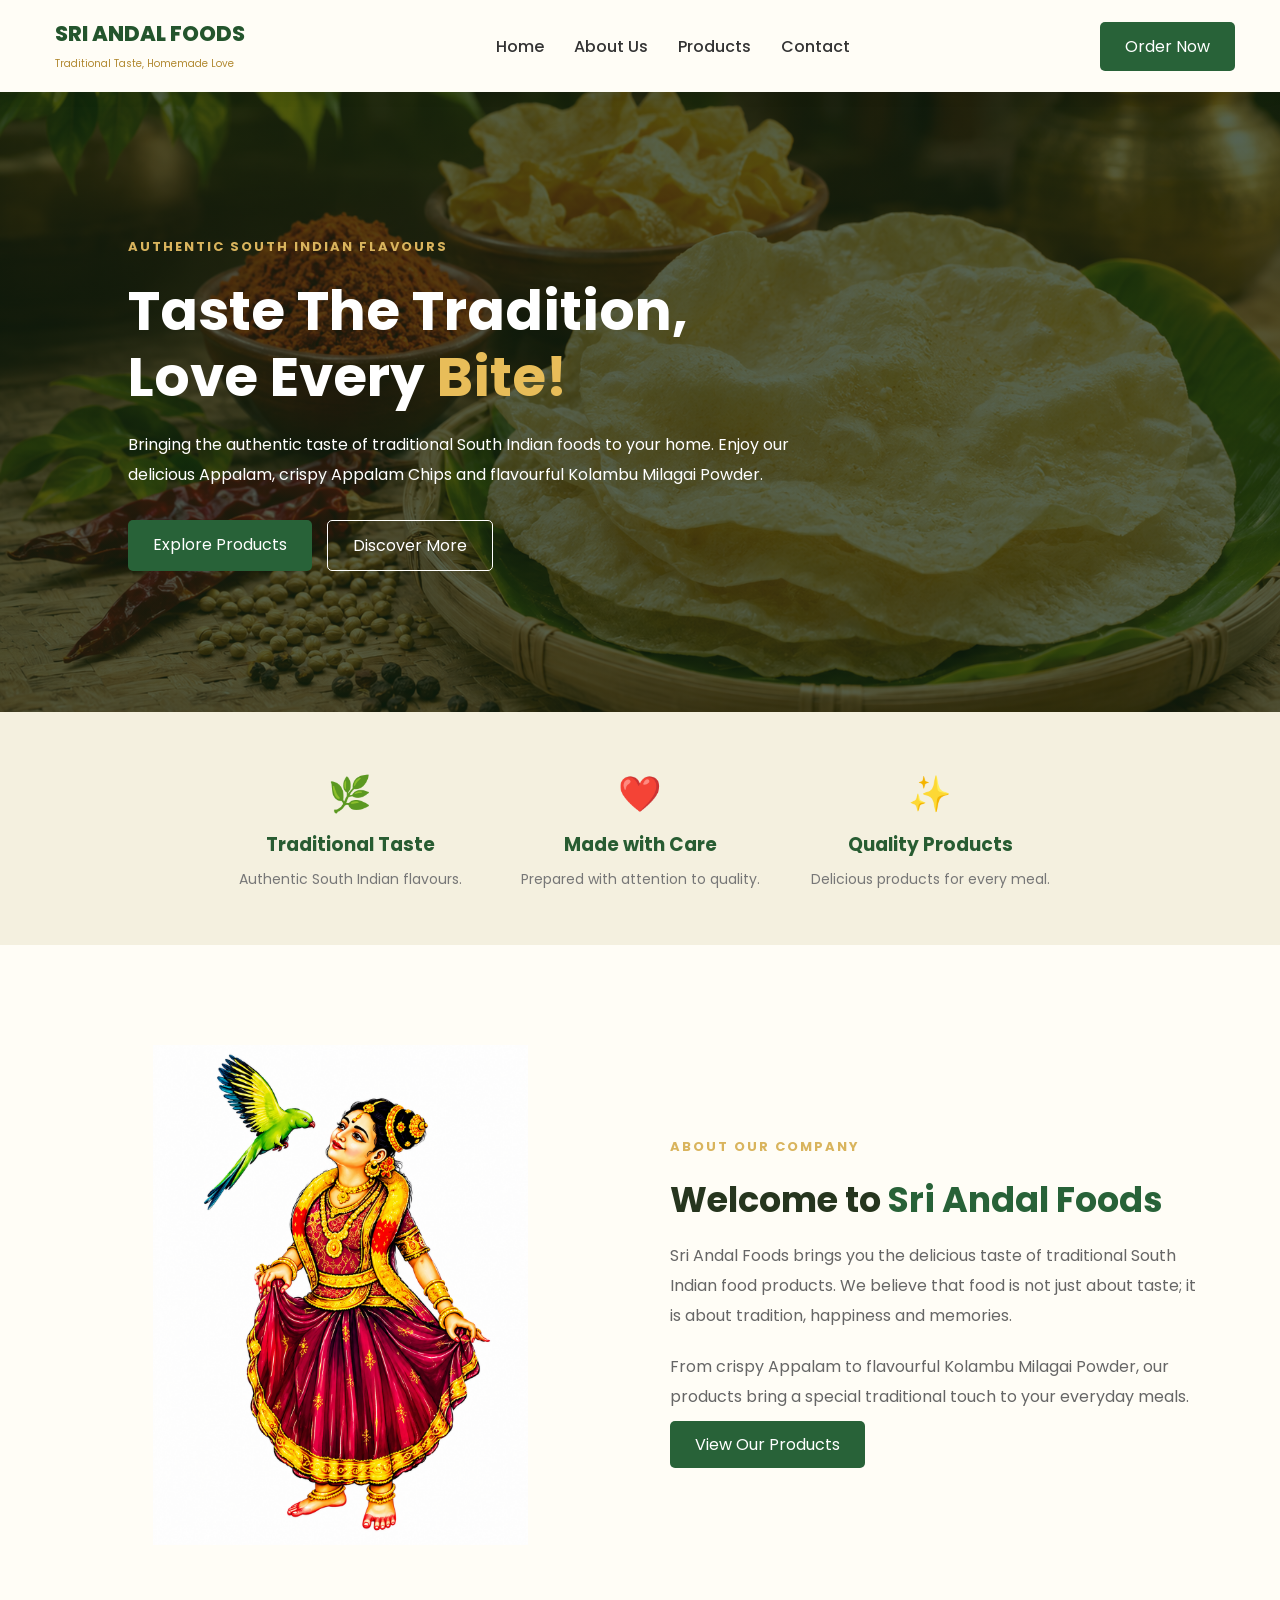
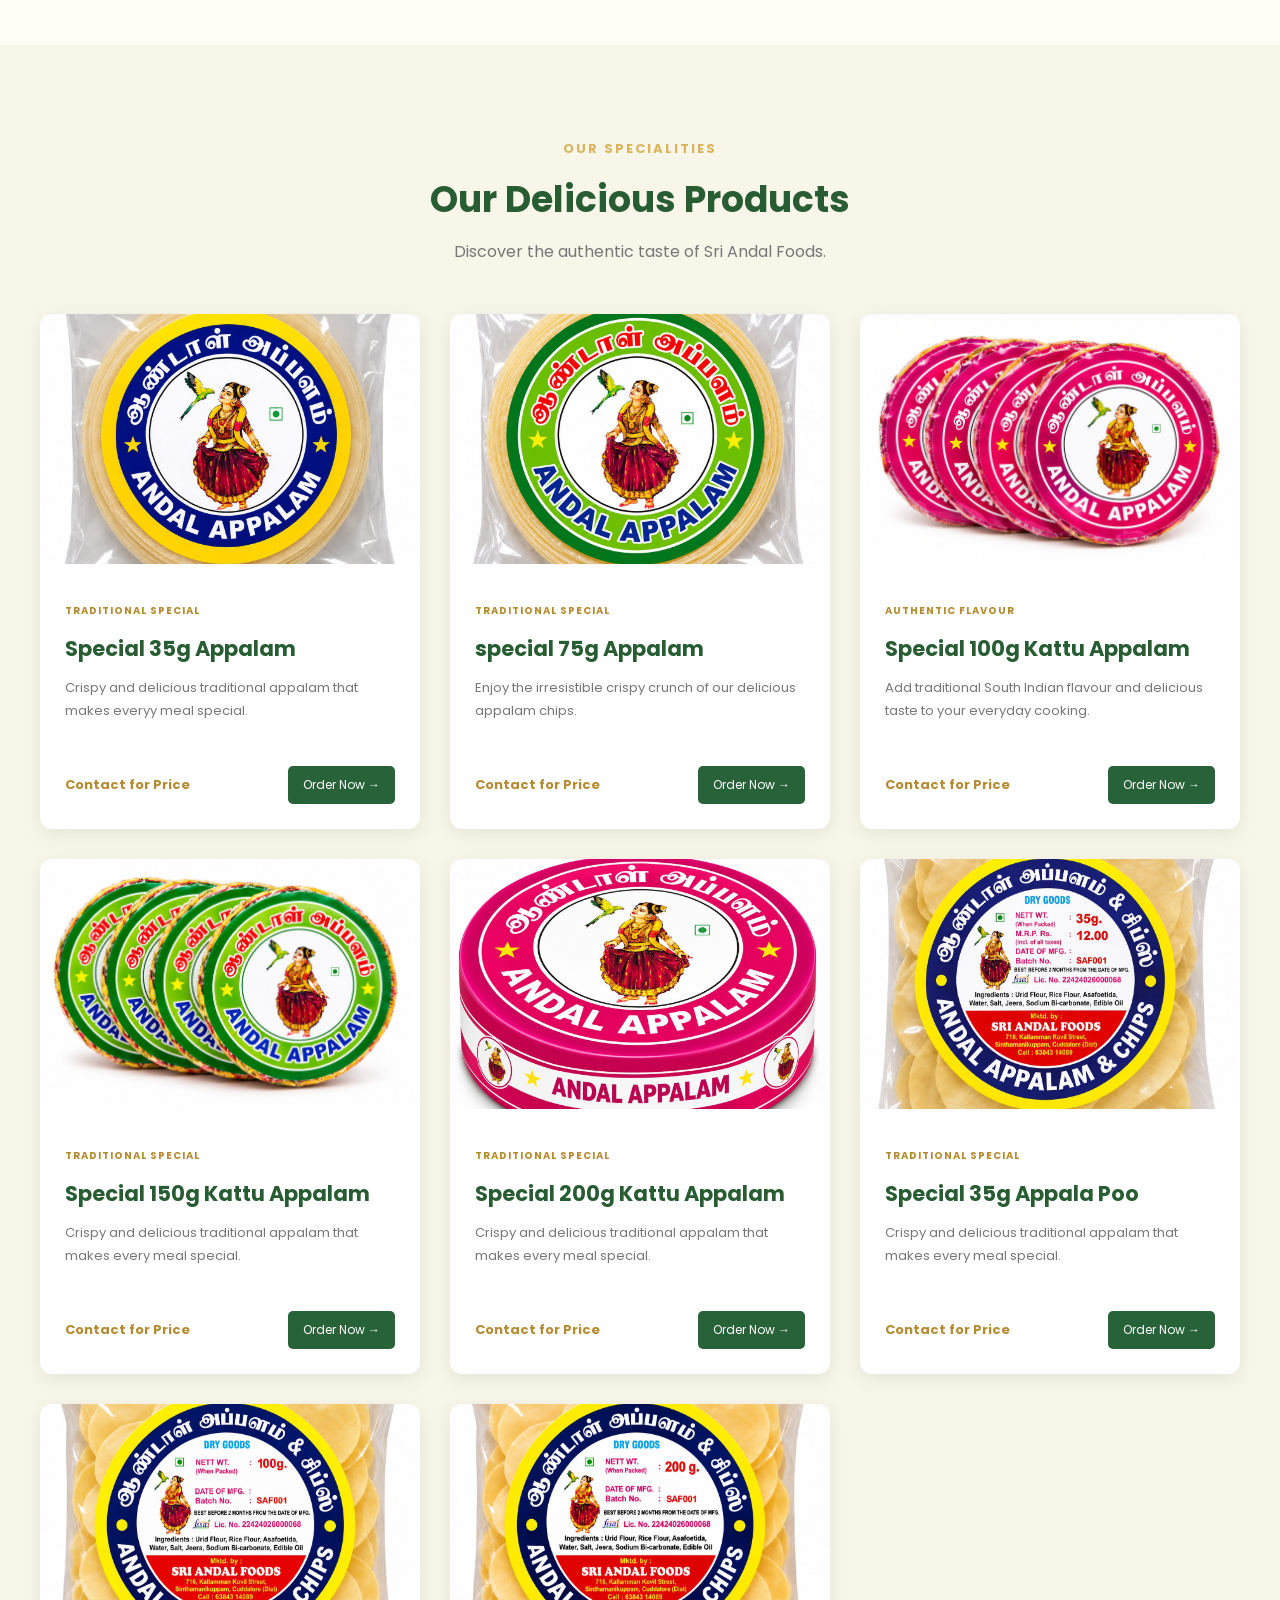
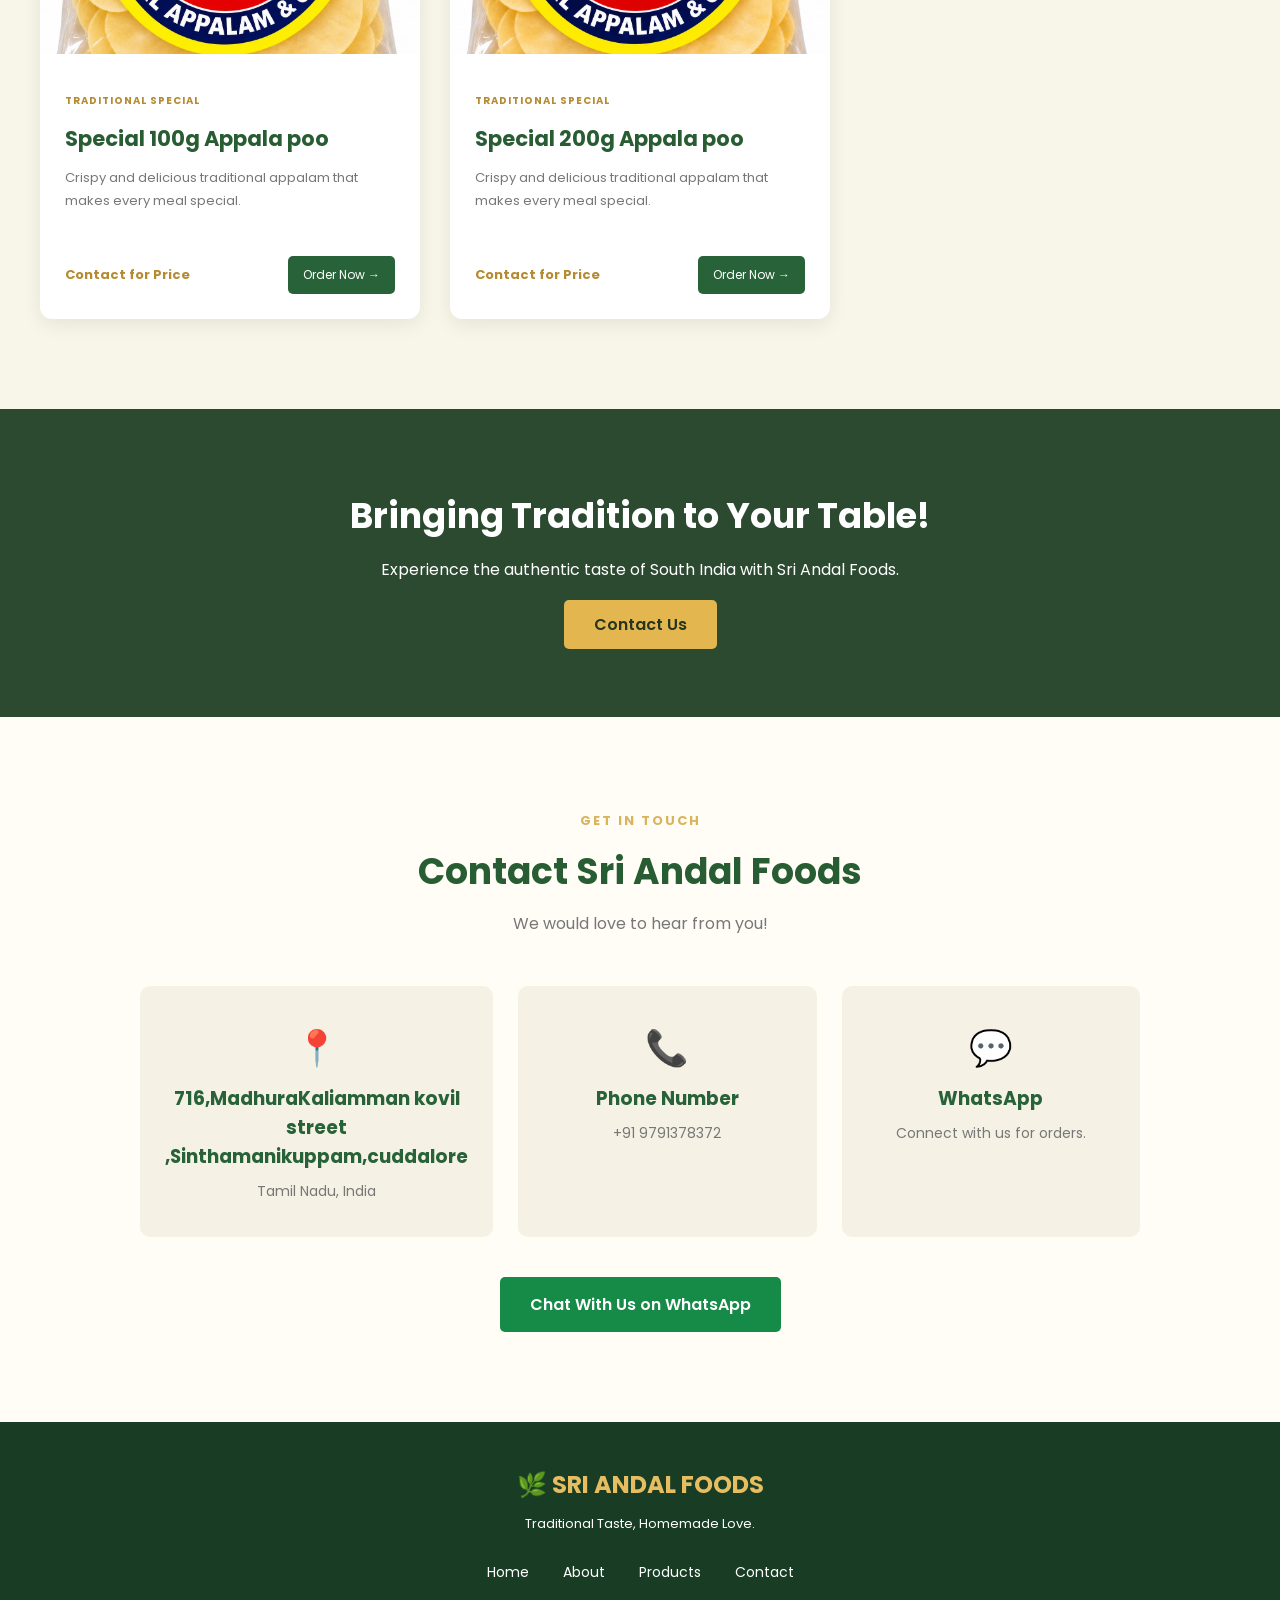
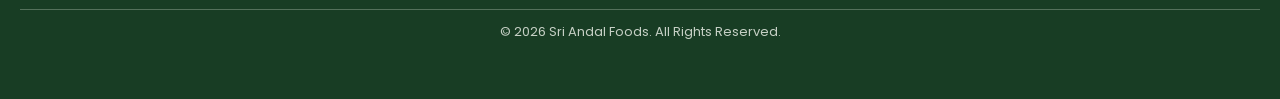
<file: index.html>
<!DOCTYPE html>
<html lang="en">
<head>
    <meta charset="UTF-8">
    <meta name="viewport" content="width=device-width, initial-scale=1.0">

    <title>Sri Andal Foods | Traditional Taste</title>

    <link rel="stylesheet" href="style.css">

    <link rel="preconnect" href="https://fonts.googleapis.com">
    <link href="https://fonts.googleapis.com/css2?family=Poppins:wght@400;500;600;700;800&display=swap" rel="stylesheet">
    <meta name="google-site-verification" content="jvhb0Kff0AJtxoYeQcvBwSNNGuz4sWEW53EJdacNbC4" />
</head>

<body>

    <!-- NAVBAR -->

    <header>
        <nav class="navbar">

            <div class="logo">
                <span></span>
                <div>
                    <h2>SRI ANDAL FOODS</h2>
                    <small>Traditional Taste, Homemade Love</small>
                </div>
            </div>

            <ul class="nav-links" id="navLinks">
                <li><a href="#home">Home</a></li>
                <li><a href="#about">About Us</a></li>
                <li><a href="#products">Products</a></li>
                <li><a href="#contact">Contact</a></li>
            </ul>

            <a href="#products" class="nav-btn">Order Now</a>

            <div class="menu-icon" onclick="toggleMenu()">☰</div>

        </nav>
    </header>


    <!-- HOME SECTION -->

    <section class="hero" id="home">

        <div class="hero-content">

            <span class="tagline">AUTHENTIC SOUTH INDIAN FLAVOURS</span>

            <h1>
                Taste The Tradition,<br>
                Love Every <span>Bite!</span>
            </h1>

            <p>
                Bringing the authentic taste of traditional South Indian
                foods to your home. Enjoy our delicious Appalam,
                crispy Appalam Chips and flavourful Kolambu Milagai Powder.
            </p>

            <div class="hero-buttons">
                <a href="#products" class="primary-btn">Explore Products</a>
                <a href="#about" class="secondary-btn">Discover More</a>
            </div>

        </div>

    </section>


    <!-- FEATURES -->

    <section class="features">

        <div class="feature">
            <h2>🌿</h2>
            <h3>Traditional Taste</h3>
            <p>Authentic South Indian flavours.</p>
        </div>

        <div class="feature">
            <h2>❤️</h2>
            <h3>Made with Care</h3>
            <p>Prepared with attention to quality.</p>
        </div>

        <div class="feature">
            <h2>✨</h2>
            <h3>Quality Products</h3>
            <p>Delicious products for every meal.</p>
        </div>

    </section>


    <!-- ABOUT SECTION -->

    <section class="about" id="about">

        <div class="about-image">
            <img src="logo.png"
                 alt="Traditional Indian food">
        </div>

        <div class="about-content">

            <span class="section-tag">ABOUT OUR COMPANY</span>

            <h2>Welcome to <span>Sri Andal Foods</span></h2>

            <p>
                Sri Andal Foods brings you the delicious taste of
                traditional South Indian food products.

                We believe that food is not just about taste;
                it is about tradition, happiness and memories.
            </p>

            <p>
                From crispy Appalam to flavourful Kolambu
                Milagai Powder, our products bring a special
                traditional touch to your everyday meals.
            </p>

            <a href="#products" class="primary-btn">View Our Products</a>

        </div>

    </section>


    <!-- PRODUCTS SECTION -->

    <section class="products" id="products">

        <div class="section-heading">

            <span class="section-tag">OUR SPECIALITIES</span>

            <h2>Our Delicious Products</h2>

            <p>Discover the authentic taste of Sri Andal Foods.</p>

        </div>


        <div class="product-container">


            <!-- PRODUCT 1 -->

            <div class="product-card">

                <div class="product-image">
                    <img src="35g.jpeg"
                         alt="Appalam">
                </div>

                <div class="product-info">

                    <span class="product-label">TRADITIONAL SPECIAL</span>

                    <h3>Special 35g Appalam</h3>

                    <p>
                        Crispy and delicious traditional appalam
                        that makes everyy meal special.
                    </p>

                    <div class="product-bottom">
                        <h4>Contact for Price</h4>
                        <button onclick="orderProduct('Special 35g Appalam')">
                            Order Now →
                        </button>
                    </div>

                </div>

            </div>


            <!-- PRODUCT 2 -->

            <div class="product-card">

                <div class="product-image">
                    <img src="75g.jpeg"
                         alt="Appalam Chips">
                </div>

                <div class="product-info">

                    <span class="product-label">TRADITIONAL SPECIAL</span>

                    <h3>special 75g Appalam</h3>

                    <p>
                        Enjoy the irresistible crispy crunch
                        of our delicious appalam chips.
                    </p>

                    <div class="product-bottom">
                        <h4>Contact for Price</h4>
                        <button onclick="orderProduct('Appalam Chips')">
                            Order Now →
                        </button>
                    </div>

                </div>

            </div>


            <!-- PRODUCT 3 -->

            <div class="product-card">

                <div class="product-image">
                    <img src="r100g.jpeg"
                         alt="Special 100g Kattu Appalam">
                </div>

                <div class="product-info">

                    <span class="product-label">AUTHENTIC FLAVOUR</span>

                    <h3>Special 100g Kattu Appalam</h3>

                    <p>
                        Add traditional South Indian flavour
                        and delicious taste to your everyday cooking.
                    </p>

                    <div class="product-bottom">
                        <h4>Contact for Price</h4>
                        <button onclick="orderProduct('Special 100g Kattu Appalam')">
                            Order Now →
                        </button>
                    </div>

                </div>

            </div>
            <!--product 4-->
             <div class="product-card">

                <div class="product-image">
                    <img src="g150g.jpeg"
                         alt="Appalam">
                </div>

                <div class="product-info">

                    <span class="product-label">TRADITIONAL SPECIAL</span>

                    <h3>Special 150g Kattu Appalam</h3>

                    <p>
                        Crispy and delicious traditional appalam
                        that makes every meal special.
                    </p>

                    <div class="product-bottom">
                        <h4>Contact for Price</h4>
                        <button onclick="orderProduct('Special 150g Kattu Appalam')">
                            Order Now →
                        </button>
                    </div>

                </div>

            </div>
            <!--product 5-->
             <div class="product-card">

                <div class="product-image">
                    <img src="200g.jpeg"
                         alt="Appalam">
                </div>

                <div class="product-info">

                    <span class="product-label">TRADITIONAL SPECIAL</span>

                    <h3>Special 200g Kattu Appalam</h3>

                    <p>
                        Crispy and delicious traditional appalam
                        that makes every meal special.
                    </p>

                    <div class="product-bottom">
                        <h4>Contact for Price</h4>
                        <button onclick="orderProduct('Special 200g Kattu Appalam')">
                            Order Now →
                        </button>
                    </div>

                </div>

            </div>
            <!--product 6-->
             <div class="product-card">

                <div class="product-image">
                    <img src="poo35g.jpeg"
                         alt="Appalam">
                </div>

                <div class="product-info">

                    <span class="product-label">TRADITIONAL SPECIAL</span>

                    <h3>Special 35g Appala Poo</h3>

                    <p>
                        Crispy and delicious traditional appalam
                        that makes every meal special.
                    </p>

                    <div class="product-bottom">
                        <h4>Contact for Price</h4>
                        <button onclick="orderProduct('Special 35g Appala Poo')">
                            Order Now →
                        </button>
                    </div>

                </div>

            </div>
            <!--product 7-->
             <div class="product-card">

                <div class="product-image">
                    <img src="poo100g.jpeg"
                         alt="Appalam">
                </div>

                <div class="product-info">

                    <span class="product-label">TRADITIONAL SPECIAL</span>

                    <h3>Special 100g Appala poo</h3>

                    <p>
                        Crispy and delicious traditional appalam
                        that makes every meal special.
                    </p>

                    <div class="product-bottom">
                        <h4>Contact for Price</h4>
                        <button onclick="orderProduct('Special 100g Appala Poo')">
                            Order Now →
                        </button>
                    </div>

                </div>

            </div>
            <!--product 8-->
             <div class="product-card">

                <div class="product-image">
                    <img src="poo200g.jpeg"
                         alt="Appalam">
                </div>

                <div class="product-info">

                    <span class="product-label">TRADITIONAL SPECIAL</span>

                    <h3>Special 200g Appala poo</h3>

                    <p>
                        Crispy and delicious traditional appalam
                        that makes every meal special.
                    </p>

                    <div class="product-bottom">
                        <h4>Contact for Price</h4>
                        <button onclick="orderProduct('Special 200g Appala Poo')">
                            Order Now →
                        </button>
                    </div>

                </div>

            </div>

        </div>

    </section>


    <!-- BANNER -->

    <section class="banner">

        <div>
            <h2>Bringing Tradition to Your Table!</h2>
            <p>Experience the authentic taste of South India with Sri Andal Foods.</p>
            <a href="#contact" class="banner-btn">Contact Us</a>
        </div>

    </section>


    <!-- CONTACT SECTION -->

    <section class="contact" id="contact">

        <div class="section-heading">

            <span class="section-tag">GET IN TOUCH</span>

            <h2>Contact Sri Andal Foods</h2>

            <p>We would love to hear from you!</p>

        </div>


        <div class="contact-container">

            <div class="contact-box">

                <h2>📍</h2>
                <h3>716,MadhuraKaliamman kovil street ,Sinthamanikuppam,cuddalore</h3>
                <p>Tamil Nadu, India</p>

            </div>

            <div class="contact-box">

                <h2>📞</h2>
                <h3>Phone Number</h3>
                <p>+91 9791378372</p>

            </div>

            <div class="contact-box">

                <h2>💬</h2>
                <h3>WhatsApp</h3>
                <p>Connect with us for orders.</p>

            </div>

        </div>


        <a href="https://wa.me/91 9791378372"
           class="whatsapp-btn" target="_blank">
            Chat With Us on WhatsApp
        </a>

    </section>


    <!-- FOOTER -->

    <footer>

        <h2>🌿 SRI ANDAL FOODS</h2>

        <p>Traditional Taste, Homemade Love.</p>

        <div class="footer-links">
            <a href="#home">Home</a>
            <a href="#about">About</a>
            <a href="#products">Products</a>
            <a href="#contact">Contact</a>
        </div>

        <hr>

        <p class="copyright">
            © 2026 Sri Andal Foods. All Rights Reserved.
        </p>

    </footer>


    <script src="script.js"></script>

</body>
</html>
</file>
<file: style.css>
* {
    margin: 0;
    padding: 0;
    box-sizing: border-box;
    font-family: 'Poppins', sans-serif;
    scroll-behavior: smooth;
}

body {
    background: #fffdf6;
    color: #26351e;
}

/* NAVBAR */

header {
    background: #fffdf6;
    position: sticky;
    top: 0;
    z-index: 1000;
    box-shadow: 0 2px 15px rgba(0,0,0,0.08);
}

.navbar {
    max-width: 1250px;
    margin: auto;
    padding: 18px 30px;
    display: flex;
    justify-content: space-between;
    align-items: center;
}

.logo {
    display: flex;
    align-items: center;
    gap: 10px;
}

.logo span {
    font-size: 35px;
}

.logo h2 {
    font-size: 21px;
    color: #24552d;
    font-weight: 800;
}

.logo small {
    color: #b28a32;
    font-size: 10px;
}

.nav-links {
    display: flex;
    gap: 30px;
    list-style: none;
}

.nav-links a {
    text-decoration: none;
    color: #333;
    font-weight: 500;
    transition: 0.3s;
}

.nav-links a:hover {
    color: #c18d27;
}

.nav-btn, .primary-btn {
    background: #286238;
    color: white;
    padding: 12px 25px;
    border-radius: 5px;
    text-decoration: none;
    transition: 0.3s;
}

.nav-btn:hover, .primary-btn:hover {
    background: #b68a2c;
}

.menu-icon {
    display: none;
    font-size: 28px;
    cursor: pointer;
}


/* HERO */

.hero {
    min-height: 620px;

    background:
    linear-gradient(rgba(15,35,15,0.70),
    rgba(15,35,15,0.70)),
    url("companybg.png");

    background-size: cover;
    background-position: center;

    display: flex;
    align-items: center;
    padding: 60px 10%;
}

.hero-content {
    max-width: 700px;
    color: white;
}

.tagline, .section-tag {
    color: #d9b45d;
    font-size: 13px;
    font-weight: 700;
    letter-spacing: 2px;
}

.hero h1 {
    font-size: 55px;
    line-height: 1.2;
    margin: 20px 0;
}

.hero h1 span {
    color: #e8bd59;
}

.hero p {
    font-size: 16px;
    line-height: 1.9;
    margin-bottom: 30px;
}

.hero-buttons {
    display: flex;
    gap: 15px;
    flex-wrap: wrap;
}

.secondary-btn {
    color: white;
    border: 1px solid white;
    padding: 12px 25px;
    text-decoration: none;
    border-radius: 5px;
}


/* FEATURES */

.features {
    display: flex;
    justify-content: center;
    gap: 40px;
    padding: 55px 20px;
    background: #f4f0df;
    text-align: center;
    flex-wrap: wrap;
}

.feature {
    width: 250px;
}

.feature h2 {
    font-size: 35px;
}

.feature h3 {
    margin: 10px 0;
    color: #285c32;
}

.feature p {
    color: #777;
    font-size: 14px;
}


/* ABOUT */

.about {
    max-width: 1200px;
    margin: auto;
    padding: 100px 30px;
    display: flex;
    align-items: center;
    gap: 60px;
}

.about-image {
    flex: 1;
    display: flex;
    justify-content: center;
    align-items: center;
    background: transparent;
}

.about-image img {
    width: 100%;
    height: 500px;
    object-fit: contain;
    object-position: center;
    border-radius: 12px;
    box-shadow: none;
}
.about-content {
    flex: 1;
}

.about-content h2 {
    font-size: 35px;
    margin: 15px 0;
}

.about-content h2 span {
    color: #286238;
}

.about-content p {
    color: #666;
    line-height: 1.9;
    margin-bottom: 20px;
}


/* PRODUCTS */

.products {
    background: #f8f5e9;
    padding: 90px 30px;
}

.section-heading {
    text-align: center;
    margin-bottom: 50px;
}

.section-heading h2 {
    font-size: 36px;
    margin: 12px 0;
    color: #285c32;
}

.section-heading p {
    color: #777;
}

.product-container {
    max-width: 1200px;
    margin: auto;
    display: grid;
    grid-template-columns: repeat(3, 1fr);
    gap: 30px;
}

.product-card {
    background: white;
    border-radius: 12px;
    overflow: hidden;
    box-shadow: 0 5px 20px rgba(0,0,0,0.08);
    transition: 0.4s;
}

.product-card:hover {
    transform: translateY(-10px);
    box-shadow: 0 15px 30px rgba(0,0,0,0.13);
}

.product-image {
    overflow: hidden;
}

.product-image img {
    width: 100%;
    height: 250px;
    object-fit: cover;
    transition: 0.5s;
}

.product-card:hover img {
    transform: scale(1.08);
}

.product-info {
    padding: 25px;
}

.product-label {
    font-size: 10px;
    color: #b58b32;
    font-weight: 700;
    letter-spacing: 1px;
}

.product-info h3 {
    margin: 12px 0;
    font-size: 21px;
    color: #285c32;
}

.product-info p {
    font-size: 13px;
    line-height: 1.8;
    color: #777;
    min-height: 70px;
}

.product-bottom {
    display: flex;
    justify-content: space-between;
    align-items: center;
    gap: 10px;
    margin-top: 20px;
}

.product-bottom h4 {
    font-size: 13px;
    color: #b58b32;
}

.product-bottom button {
    border: none;
    background: #286238;
    color: white;
    padding: 10px 15px;
    cursor: pointer;
    border-radius: 5px;
    font-size: 12px;
}

.product-bottom button:hover {
    background: #b58b32;
}


/* BANNER */

.banner {
    background: linear-gradient(rgba(20,55,27,0.9),
    rgba(20,55,27,0.9)),
    url("https://images.unsplash.com/photo-1547592180-85f173990554?w=1400");

    background-size: cover;
    background-position: center;

    padding: 80px 20px;
    text-align: center;
    color: white;
}

.banner h2 {
    font-size: 35px;
    margin-bottom: 15px;
}

.banner p {
    margin-bottom: 30px;
}

.banner-btn {
    background: #e4b64f;
    color: #26351e;
    padding: 13px 30px;
    text-decoration: none;
    border-radius: 5px;
    font-weight: 600;
}


/* CONTACT */

.contact {
    padding: 90px 30px;
    text-align: center;
}

.contact-container {
    max-width: 1000px;
    margin: auto;
    display: grid;
    grid-template-columns: repeat(3, 1fr);
    gap: 25px;
    margin-bottom: 40px;
}

.contact-box {
    background: #f5f1e4;
    padding: 35px 15px;
    border-radius: 10px;
}

.contact-box h2 {
    font-size: 35px;
}

.contact-box h3 {
    margin: 10px;
    color: #286238;
}

.contact-box p {
    color: #777;
    font-size: 14px;
}

.whatsapp-btn {
    display: inline-block;
    background: #168b48;
    color: white;
    text-decoration: none;
    padding: 15px 30px;
    border-radius: 5px;
    font-weight: 600;
}

.whatsapp-btn:hover {
    background: #126d38;
}


/* FOOTER */

footer {
    background: #183d24;
    color: white;
    text-align: center;
    padding: 45px 20px;
}

footer h2 {
    color: #e6bd60;
}

footer p {
    margin: 12px 0;
    font-size: 13px;
}

.footer-links {
    margin: 25px 0;
}

.footer-links a {
    color: white;
    text-decoration: none;
    margin: 0 15px;
    font-size: 14px;
}

footer hr {
    border: 0;
    border-top: 1px solid #54715b;
}

.copyright {
    color: #c6d0c5;
}


/* RESPONSIVE DESIGN */

@media(max-width: 900px) {

    .nav-links {
        gap: 15px;
    }

    .product-container {
        grid-template-columns: repeat(2, 1fr);
    }

    .about {
        gap: 30px;
    }

}

@media(max-width: 650px) {

    .navbar {
        padding: 15px 20px;
    }

    .logo h2 {
        font-size: 16px;
    }

    .nav-btn {
        display: none;
    }

    .menu-icon {
        display: block;
    }

    .nav-links {
        display: none;
        position: absolute;
        top: 75px;
        left: 0;
        width: 100%;
        background: white;
        flex-direction: column;
        padding: 25px;
        text-align: center;
    }

    .nav-links.active {
        display: flex;
    }

    .hero {
        min-height: 550px;
        padding: 50px 25px;
    }

    .hero h1 {
        font-size: 38px;
    }

    .about {
        flex-direction: column;
        padding: 60px 25px;
    }

    .about-image img {
    width: 100%;
    height: 400px;
    object-fit: contain;
    object-position: center;
    }

    .about-content h2 {
        font-size: 28px;
    }

    .product-container {
        grid-template-columns: 1fr;
    }

    .contact-container {
        grid-template-columns: 1fr;
    }

    .section-heading h2 {
        font-size: 28px;
    }

    .banner h2 {
        font-size: 27px;
    }

    .features {
        gap: 30px;
    }

}
</file>
